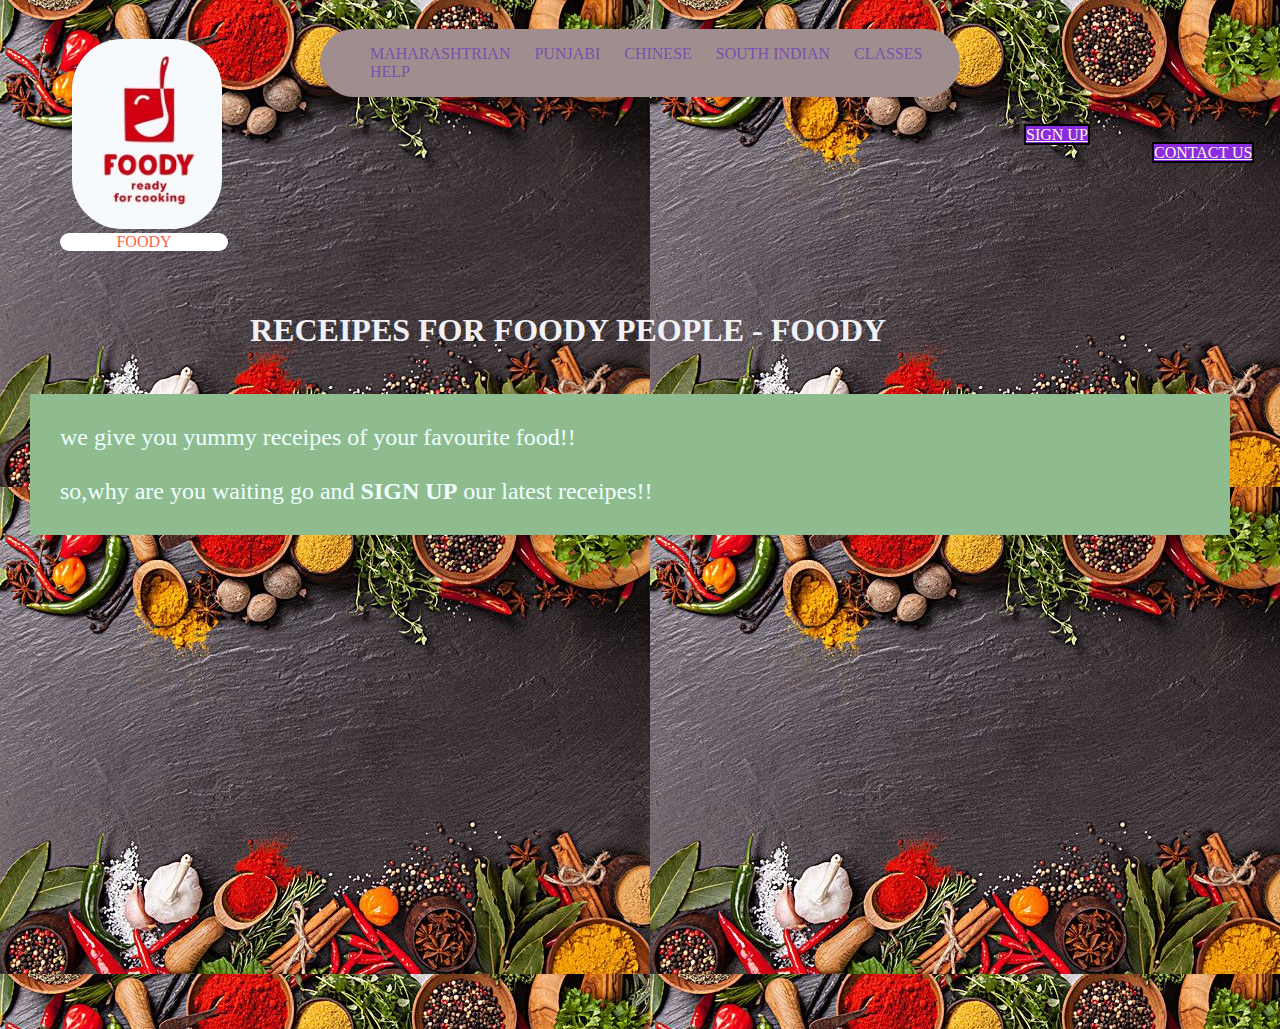
<file: index.html>
<!DOCTYPE html>
<html lang="en">
<head>
    <meta charset="UTF-8">
    <meta http-equiv="X-UA-Compatible" content="IE=edge">
    <meta name="viewport" content="width=device-width, initial-scale=1.0">
    <title>FOODY</title>
<link rel="stylesheet" href="css/index.css">

<style>
    body{
    color:azure;
    margin:0px;
    padding:0px;
    background: url('img/b1.jpg');
    height:1000px;

}
</style>
</head>
<body>
    <header class="header">
        <!-- for logo -->
        <div class="left">
         <img src="img/logo.jpg" alt="">
         <div>FOODY</div>
        </div>
        <!-- for navigation bar -->
        <div class="mid">
            <ul class="navbar">
                 <li><a href="maharashtrian.html">MAHARASHTRIAN</a></li>
                <li><a href="punjabi.html">PUNJABI</a></li>
                <li><a href="chinese.html">CHINESE</a></li>
                <li><a href="south indian.html">SOUTH INDIAN</a></li>
                <li><a href="class.html">CLASSES</a></li>
                <li><a href="help.html">HELP</a></li>
               
            </ul>
        </div>
       <!-- for some buttons -->
        <div class="right">
        <a href="signup.html">SIGN UP</a>
        </div>
        <div class="r">
        <a href="contact.html">CONTACT US</a>
        </div>

        <div class="text-box">
         <h1>RECEIPES FOR FOODY PEOPLE - FOODY </h1>
        <p>we give you yummy receipes of your favourite food!!<br>
        <br>
        so,why are you waiting go and <strong>SIGN UP</strong> our latest receipes!!
        </p>
           
         
        </div>
    </header>
</body>
</html>
</file>
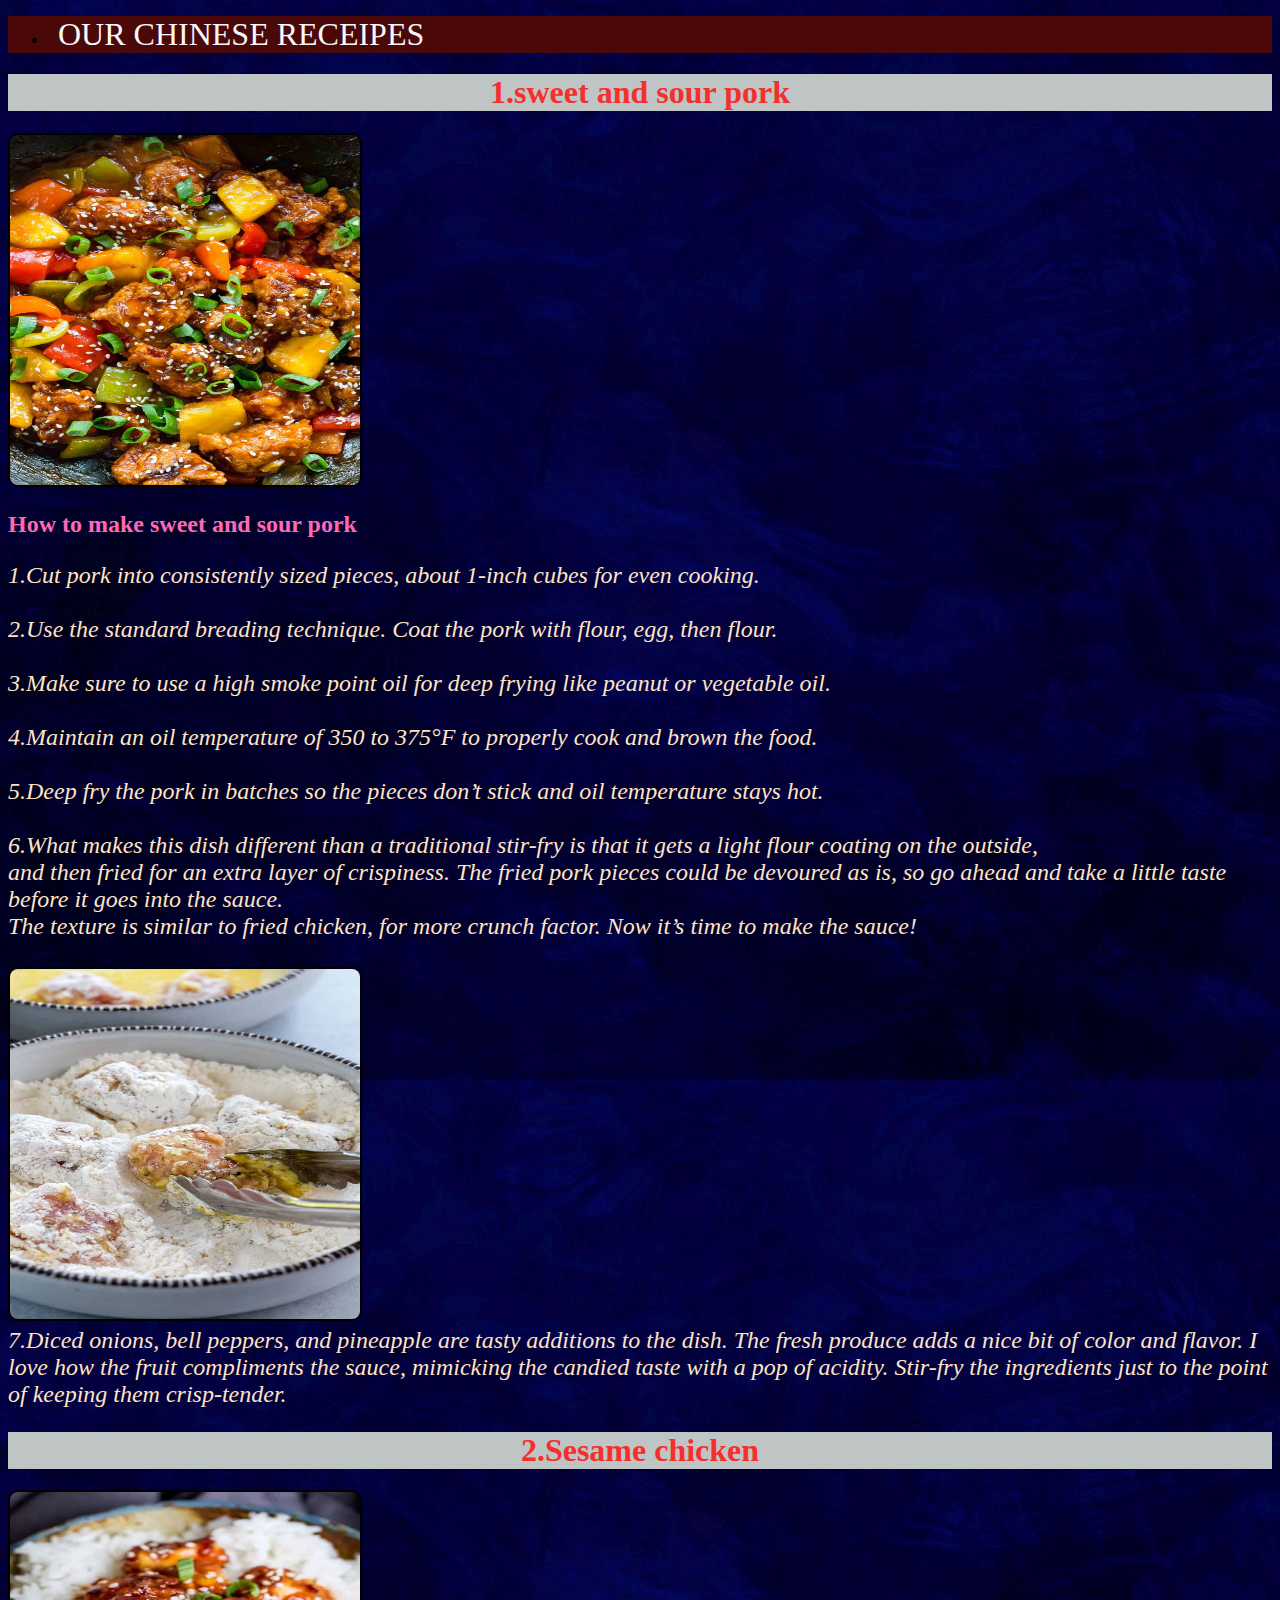
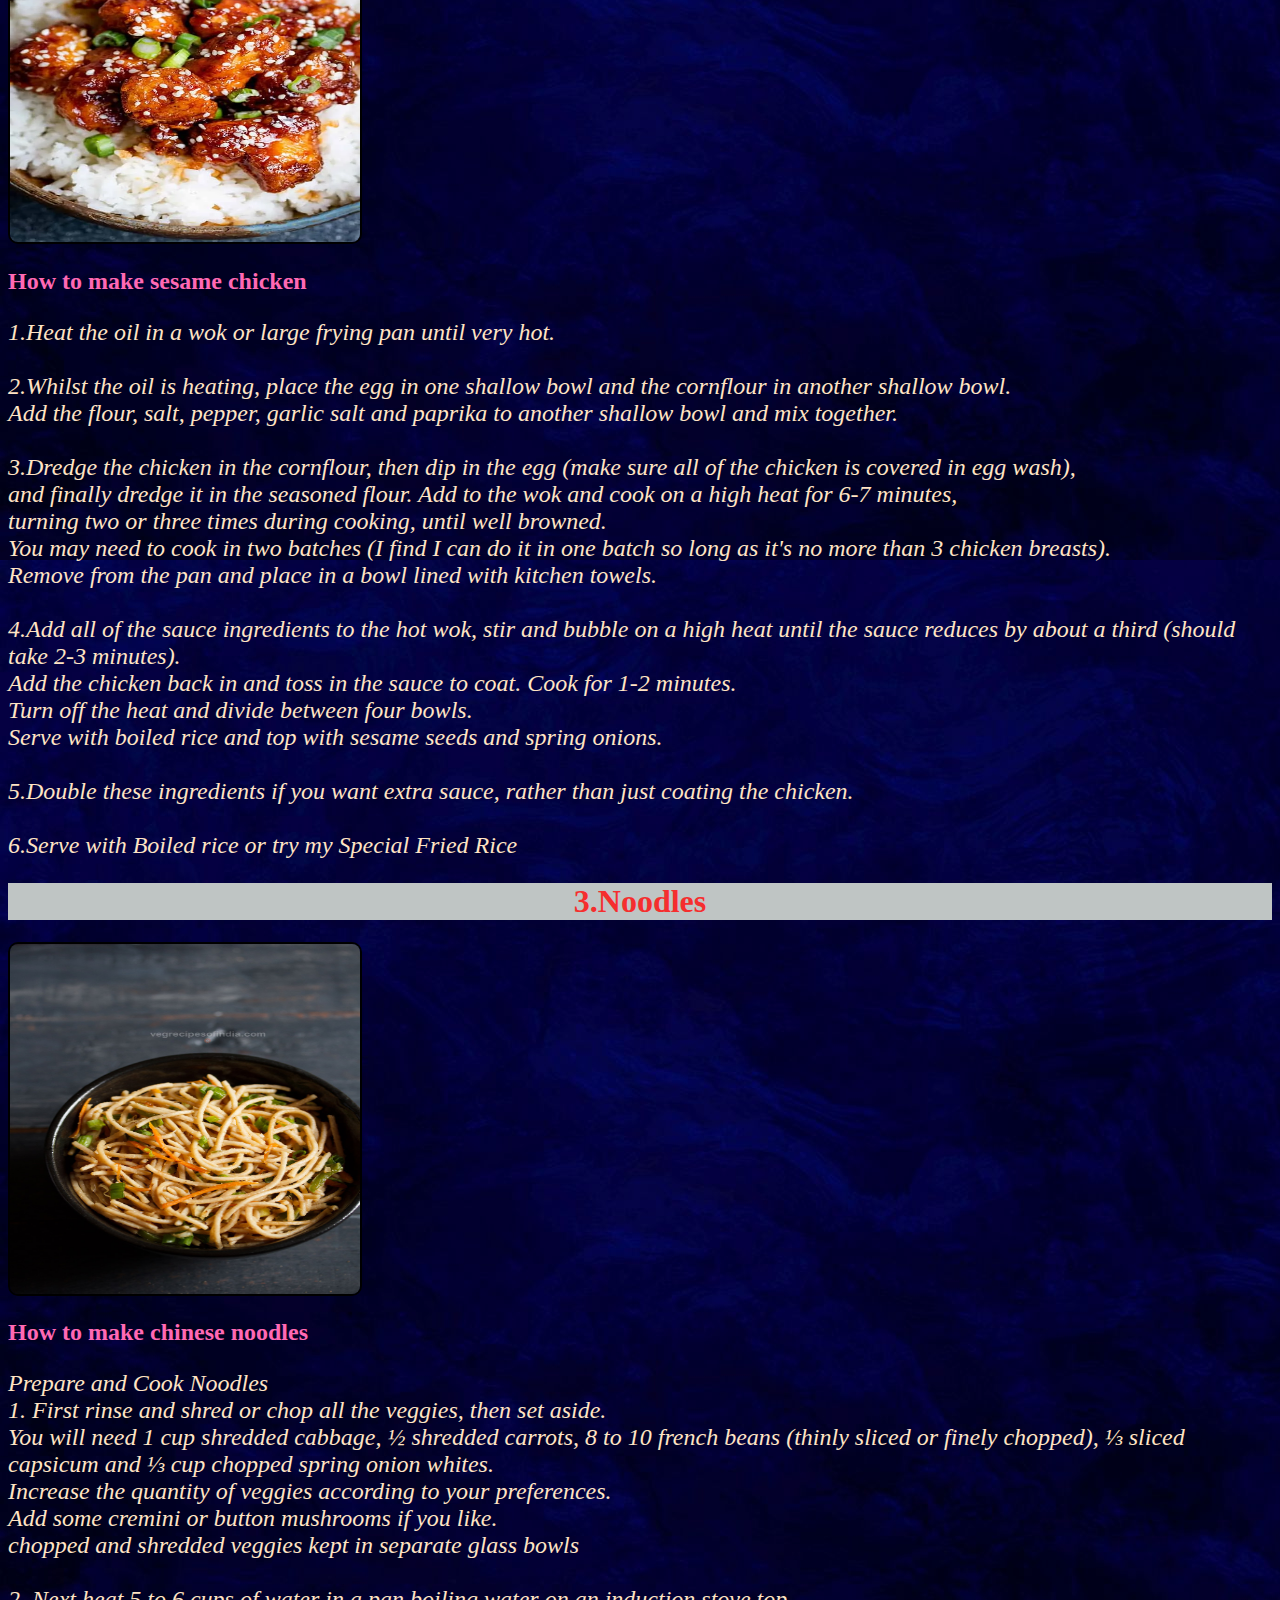
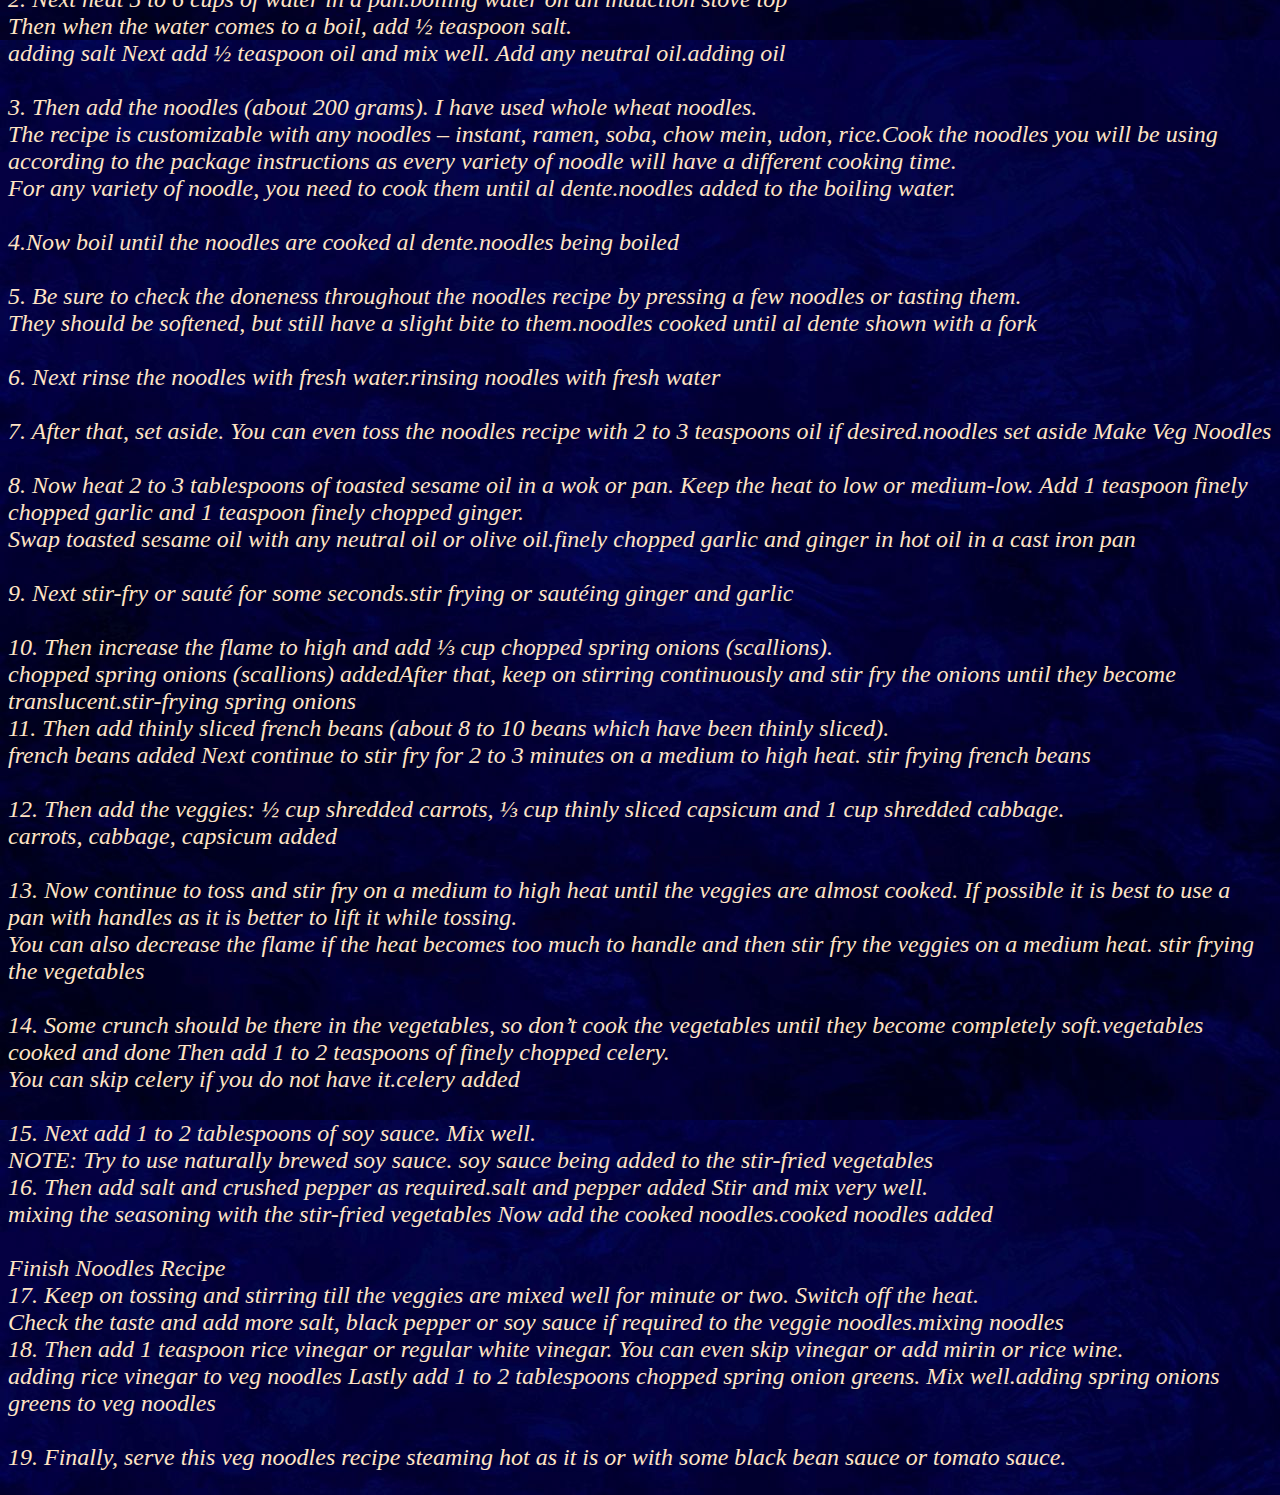
<file: chinese.html>
<!DOCTYPE html>
<html lang="en">
<head>
    <meta charset="UTF-8">
    <meta http-equiv="X-UA-Compatible" content="IE=edge">
    <meta name="viewport" content="width=device-width, initial-scale=1.0">
    <title>CHINESE</title>
    <style>
        body{
            background: url('img/c.jpg');
        }
        .A img{
            width:350px;
            height:350px;
            border: 2px solid black;
            border-radius: 10px;
        }
        
        .A h1{
            display:block;
            color: rgb(245, 46, 46);
            background-color: rgb(191, 197, 196); 
           text-align: center;
        }
        .A h1:hover{
            background-color: rgb(63, 59, 61);
            border-radius: 50px;
        }
        .A h2{
            color:hotpink;
        }
        .A p{
            font-size: x-large;
            font-style: italic;
            color:bisque;
        }
        .N{
            
             background-color: rgb(75, 8, 8); 
          }
       .navbar li a{
        color:rgb(250, 248, 252);
        text-decoration: none;
        padding:10px 10px;
        font-size:xx-large;
        font-family: fantasy;
       }
    .navbar:hover{
     background-color: darkkhaki;
     border-radius: 50px;
    }

    </style>
</head>
<body>
    <head class="chinese">
    <div class="N">
        <ul class="navbar">
           <li><a href="#">OUR CHINESE RECEIPES</a></li>
       </ul>
    </div>
     <div class="A">
         <h1>1.sweet and sour pork</h1>
         <img src="img/chi1.jpg" alt="">
         <h2>How to make sweet and sour pork</h2>
         <p>
            1.Cut pork into consistently sized pieces, about 1-inch cubes for even cooking.<br> 
            <br> 
            2.Use the standard breading technique. Coat the pork with flour, egg, then flour.<br> 
            <br> 
            3.Make sure to use a high smoke point oil for deep frying like peanut or vegetable oil.<br> 
            <br> 
            4.Maintain an oil temperature of 350 to 375°F to properly cook and brown the food.<br> 
            <br> 
            5.Deep fry the pork in batches so the pieces don’t stick and oil temperature stays hot.<br> 
            <br> 
            6.What makes this dish different than a traditional stir-fry is that it gets a light flour coating on the outside,<br> and then fried for an extra layer of crispiness. The fried pork pieces could be devoured as is, so go ahead and take a little taste before it goes into the sauce. <br> The texture is similar to fried chicken, for more crunch factor. Now it’s time to make the sauce!<br> 
            <br> 
            <img src="img/coat.jpg" alt="">
            <br>
            7.Diced onions, bell peppers, and pineapple are tasty additions to the dish. The fresh produce adds a nice bit of color and flavor. I love how the fruit compliments the sauce, mimicking the candied taste with a pop of acidity. Stir-fry the ingredients just to the point of keeping them crisp-tender.
         </p>

         <h1>2.Sesame chicken</h1>
         <img src="img/ses.webp" alt="">
         <h2>How to make sesame chicken</h2>
         <p>
            1.Heat the oil in a wok or large frying pan until very hot.<br>
             <br> 
            2.Whilst the oil is heating, place the egg in one shallow bowl and the cornflour in another shallow bowl.<br>  Add the flour, salt, pepper, garlic salt and paprika to another shallow bowl and mix together.<br> 
            <br> 
            3.Dredge the chicken in the cornflour, then dip in the egg (make sure all of the chicken is covered in egg wash), <br> and finally dredge it in the seasoned flour. Add to the wok and cook on a high heat for 6-7 minutes, <br> turning two or three times during cooking, until well browned.<br>  You may need to cook in two batches (I find I can do it in one batch so long as it's no more than 3 chicken breasts).<br>  Remove from the pan and place in a bowl lined with kitchen towels.<br> 
             <br>  
            4.Add all of the sauce ingredients to the hot wok, stir and bubble on a high heat until the sauce reduces by about a third (should take 2-3 minutes). <br> Add the chicken back in and toss in the sauce to coat. Cook for 1-2 minutes.<br> 
            Turn off the heat and divide between four bowls. <br> Serve with boiled rice and top with sesame seeds and spring onions.<br> 
             <br> 
            5.Double these ingredients if you want extra sauce, rather than just coating the chicken.<br> 
            <br> 
            6.Serve with Boiled rice or try my Special Fried Rice<br> 
         </p>

            
         <h1>3.Noodles</h1>
         <img src="img/noo.jpg" alt="">
         <h2>How to make chinese noodles</h2>
         <p>
            Prepare and Cook Noodles
            <br> 
            1. First rinse and shred or chop all the veggies, then set aside. <br> You will need 1 cup shredded cabbage, ½ shredded carrots, 8 to 10 french beans (thinly sliced or finely chopped), ⅓ sliced capsicum and ⅓ cup chopped spring onion whites.<br> 
            Increase the quantity of veggies according to your preferences.<br>  Add some cremini or button mushrooms if you like.<br> 
            chopped and shredded veggies kept in separate glass bowls<br> 
            <br> 
            2. Next heat 5 to 6 cups of water in a pan.boiling water on an induction stove top<br> Then when the water comes to a boil, add ½ teaspoon salt.<br>adding salt  Next add ½ teaspoon oil and mix well. Add any neutral oil.adding oil<br>
            <br>
            3. Then add the noodles (about 200 grams). I have used whole wheat noodles. <br> The recipe is customizable with any noodles – instant, ramen, soba, chow mein, udon, rice.Cook the noodles you will be using according to the package instructions as every variety of noodle will have a different cooking time.<br> For any variety of noodle, you need to cook them until al dente.noodles added to the boiling water.<br> 
            <br> 
            4.Now boil until the noodles are cooked al dente.noodles being boiled<br> 
           <br> 
            5. Be sure to check the doneness throughout the noodles recipe by pressing a few noodles or tasting them. <br> They should be softened, but still have a slight bite to them.noodles cooked until al dente shown with a fork<br> 
            <br> 
            6. Next rinse the noodles with fresh water.rinsing noodles with fresh water<br> 
            <br> 
            7. After that, set aside. You can even toss the noodles recipe with 2 to 3 teaspoons oil if desired.noodles set aside
            
            Make Veg Noodles<br> 
           <br> 
            8. Now heat 2 to 3 tablespoons of toasted sesame oil in a wok or pan. Keep the heat to low or medium-low. Add 1 teaspoon finely chopped garlic and 1 teaspoon finely chopped ginger. <br> Swap toasted sesame oil with any neutral oil or olive oil.finely chopped garlic and ginger in hot oil in a cast iron pan<br> 
            <br> 
            9. Next stir-fry or sauté for some seconds.stir frying or sautéing ginger and garlic<br> 
            <br> 
            10. Then increase the flame to high and add ⅓ cup chopped spring onions (scallions).<br> chopped spring onions (scallions) addedAfter that, keep on stirring continuously and stir fry the onions until they become translucent.stir-frying spring onions
            <br> 
            11. Then add thinly sliced french beans (about 8 to 10 beans which have been thinly sliced).<br> french beans added Next continue to stir fry for 2 to 3 minutes on a medium to high heat. stir frying french beans<br> 
           <br> 
            12. Then add the veggies: ½ cup shredded carrots, ⅓ cup thinly sliced capsicum and 1 cup shredded cabbage.<br> carrots, cabbage, capsicum added<br> 
            <br> 
            13. Now continue to toss and stir fry on a medium to high heat until the veggies are almost cooked. If possible it is best to use a pan with handles as it is better to lift it while tossing.  <br> You can also decrease the flame if the heat becomes too much to handle and then stir fry the veggies on a medium heat. stir frying the vegetables<br> 
            <br> 
            14. Some crunch should be there in the vegetables, so don’t cook the vegetables until they become completely soft.vegetables cooked and done Then add 1 to 2 teaspoons of finely chopped celery. <br> You can skip celery if you do not have it.celery added<br> 
            <br> 
            15. Next add 1 to 2 tablespoons of soy sauce. Mix well.<br> 
            NOTE: Try to use naturally brewed soy sauce.
            soy sauce being added to the stir-fried vegetables
            <br> 
            16. Then add salt and crushed pepper as required.salt and pepper added Stir and mix very well.<br> mixing the seasoning with the stir-fried vegetables Now add the cooked noodles.cooked noodles added<br> 
            <br> 
            Finish Noodles Recipe
            <br> 
            17. Keep on tossing and stirring till the veggies are mixed well for minute or two. Switch off the heat.<br>  Check the taste and add more salt, black pepper or soy sauce if required to the veggie noodles.mixing noodles<br> 
            
            18. Then add 1 teaspoon rice vinegar or regular white vinegar. You can even skip vinegar or add mirin or rice wine.<br> adding rice vinegar to veg noodles Lastly add 1 to 2 tablespoons chopped spring onion greens. Mix well.adding spring onions greens to veg noodles<br> 
            <br> 
            19. Finally, serve this veg noodles recipe steaming hot as it is or with some black bean sauce or tomato sauce.<br> 



         </p>

</div>

     </div>
    </head>
</body>
</html>
</file>
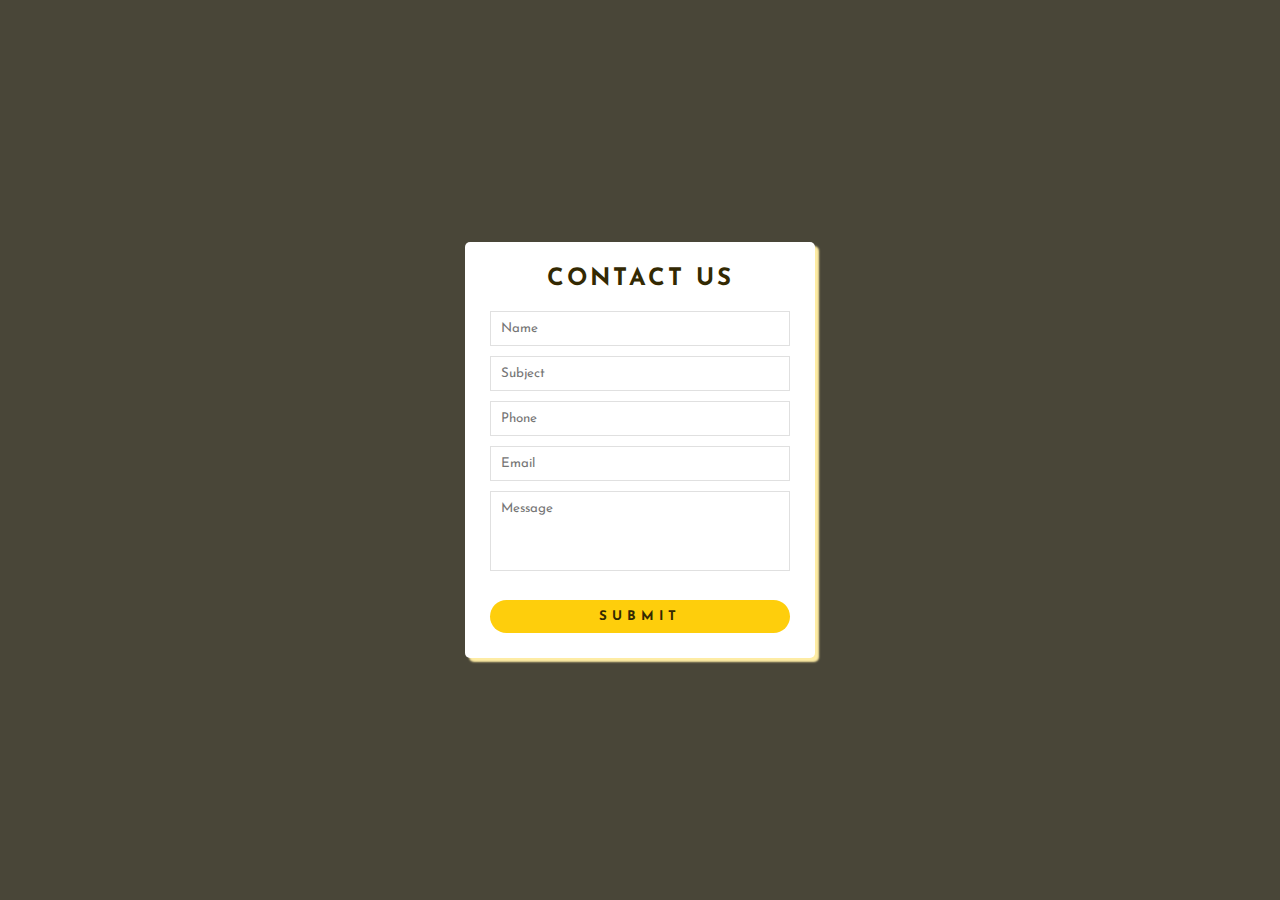
<file: contact.html>
<!DOCTYPE html>
<html lang="en">
<head>
    <meta charset="UTF-8">
    <title>Contact us form validation Using Javascript</title>
    <link rel="stylesheet" href="css/contact.css">
    <script src="js/contact.js"></script>
</head>
<body>

<div class="wrapper">
   <h2>contact us</h2>
   <div id="error_message"></div>

  

   <form id="myform" onsubmit="return validation()">
      <div class="input_field">
         <input type="text" placeholder="Name" id="name">
      </div>
     <div class="input_field">
         <input type="text" placeholder="Subject" id="subject">
      </div>
     <div class="input_field">
         <input type="text" placeholder="Phone" id="phone">
      </div>
     <div class="input_field">
         <input type="text" placeholder="Email" id="email">
      </div>
      <div class="input_field">
        <textarea id="message" placeholder="Message"></textarea>
      </div>
      <div class="btn">
         <input type="submit">
      </div>




    </form>

</div>

</body>
</html>
</file>
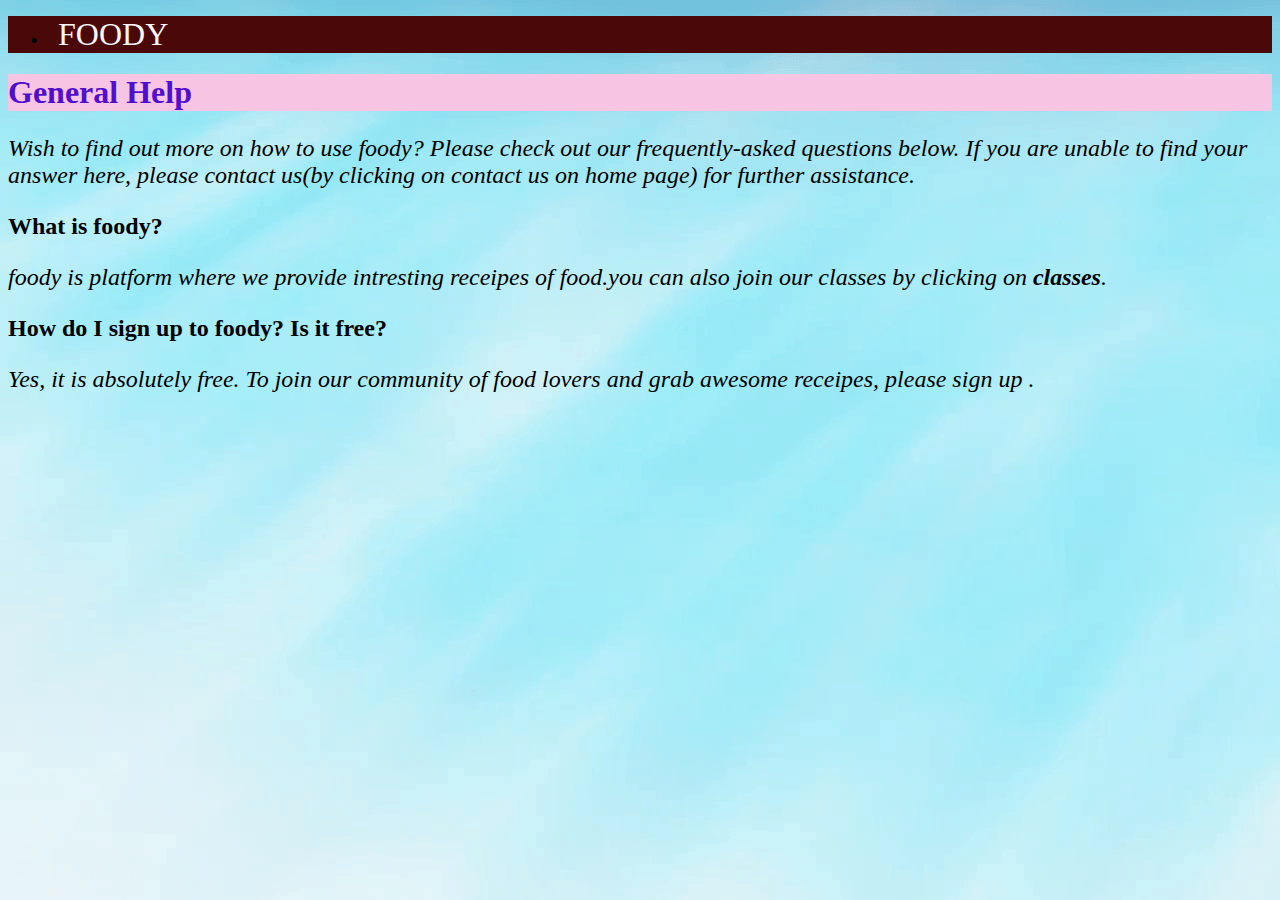
<file: help.html>
<!DOCTYPE html>
<html lang="en">
<head>
    <meta charset="UTF-8">
    <meta http-equiv="X-UA-Compatible" content="IE=edge">
    <meta name="viewport" content="width=device-width, initial-scale=1.0">
    <title>HELP</title>
    <style>
     body{
            background: url('img/page1.png');
        }
        .A h1{
            display:block;
            color: rgb(81, 14, 206);
            background-color: rgb(248, 196, 227); 
        }
        .A h1:hover{
            background-color: rgb(255, 252, 79);
        }
        .A p{
            font-size: x-large;
            font-style: italic;
        }
        .N{
            
             background-color: rgb(75, 8, 8); 
          }
       .navbar li a{
        color:rgb(250, 248, 252);
        text-decoration: none;
        padding:10px 10px;
        font-size:xx-large;
        font-family: fantasy;
       }
    

    </style>
</head>
<body>
    <head class="help">
    <div class="N">
        <ul class="navbar">
           <li><a href="#">FOODY</a></li>
       </ul>
    </div>
     <div class="A">
         <h1>General Help</h1>
         <p>
            Wish to find out more on how to use foody? Please check out our frequently-asked questions below. If you are unable to find your answer here, please contact us(by clicking on contact us on home page) for further assistance.
        </p>
            <h2>What is foody?</h2>
        <p>foody is platform where we provide intresting receipes of food.you can also join our classes by clicking on <strong>classes</strong>.</p>

           <h2>How do I sign up to foody? Is it free?</h2>
         <p>Yes, it is absolutely free. To join our community of food lovers and grab awesome receipes, please sign up .</p>
        
</div>

     </div>
    </head>
</body>
</html>
</file>
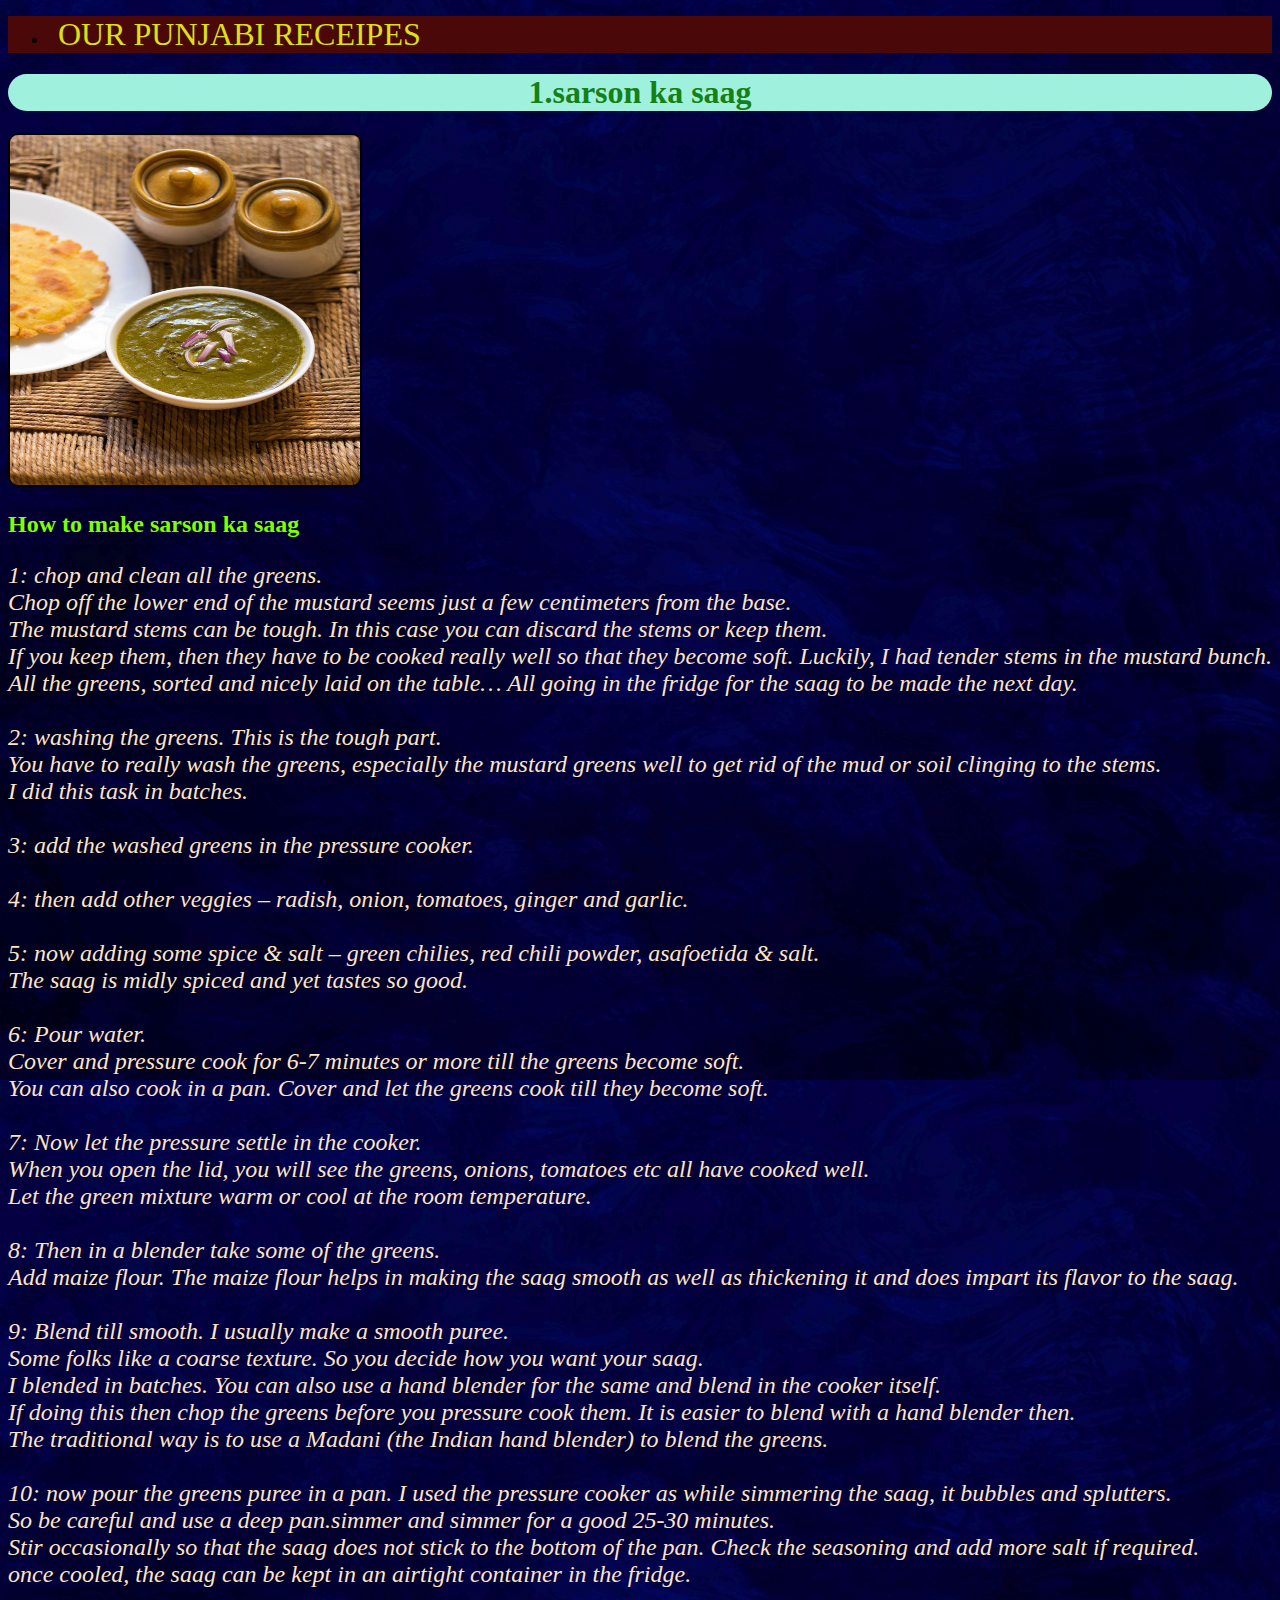
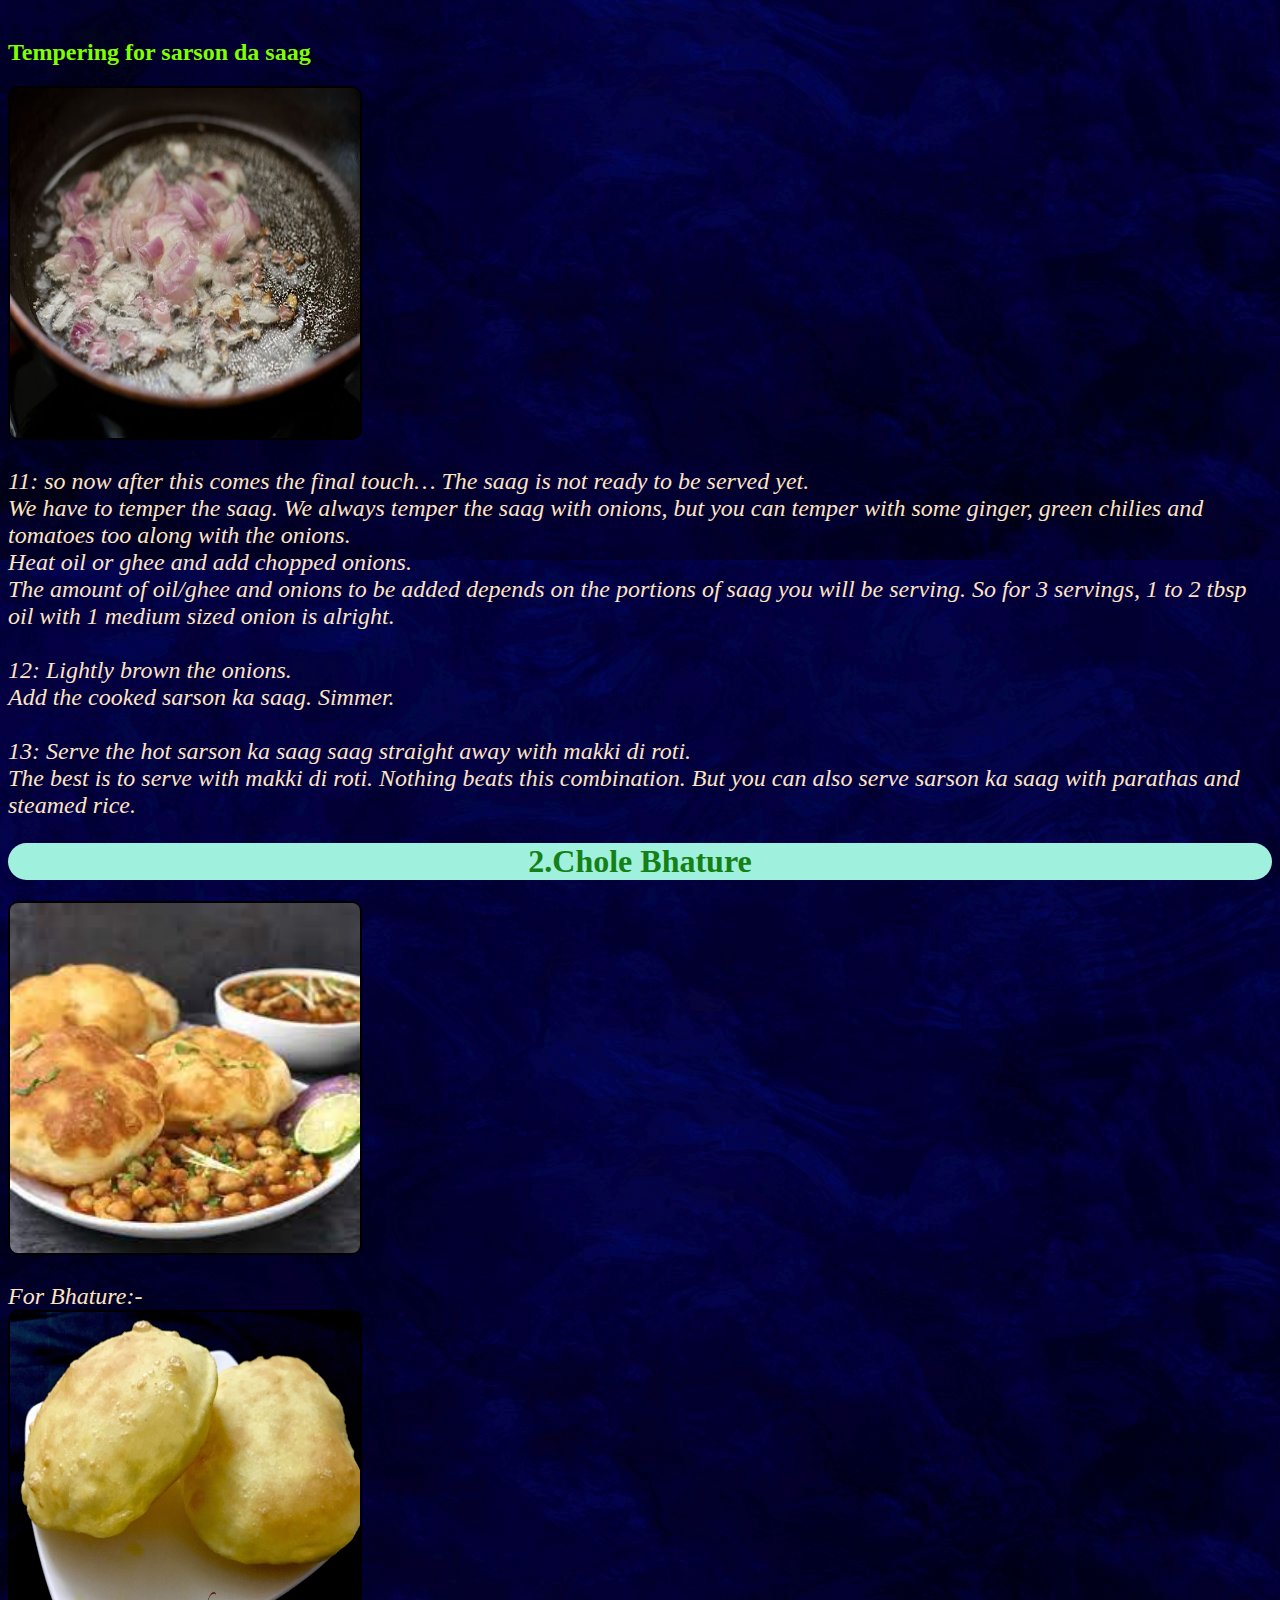
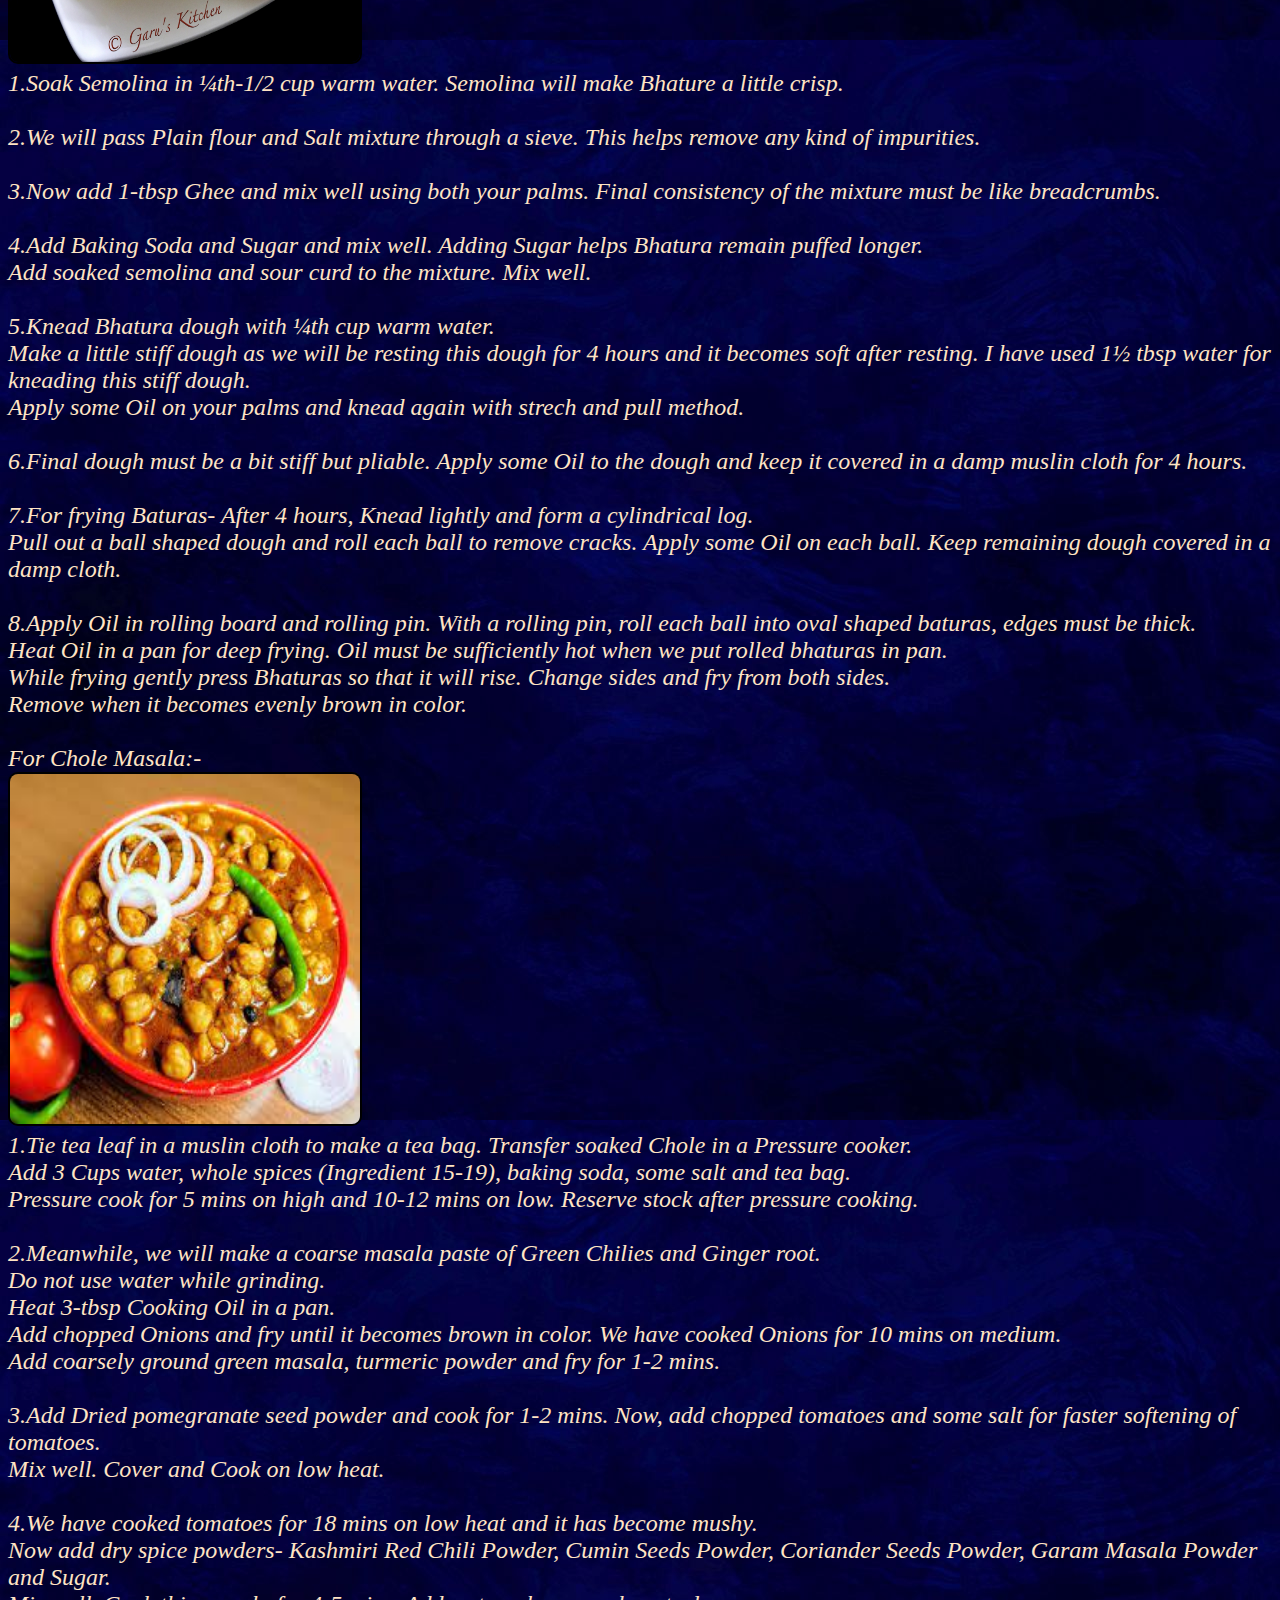
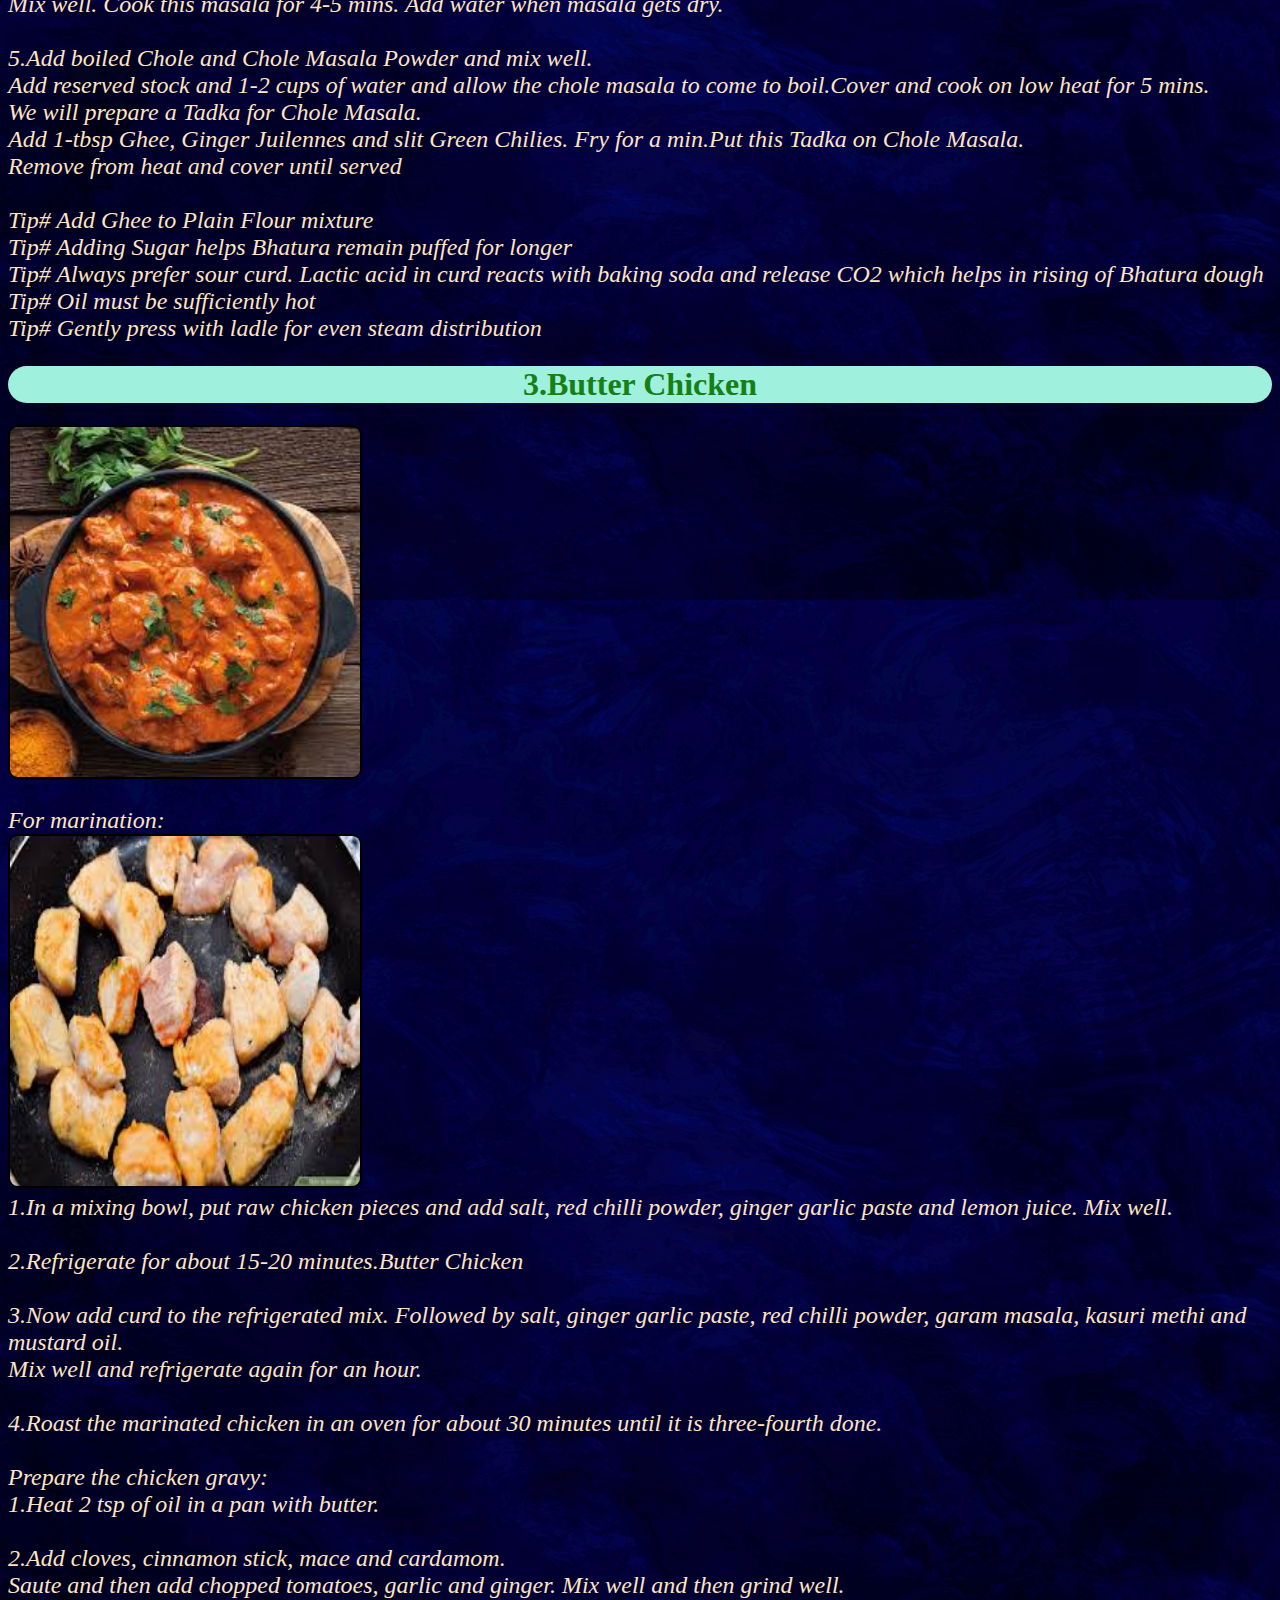
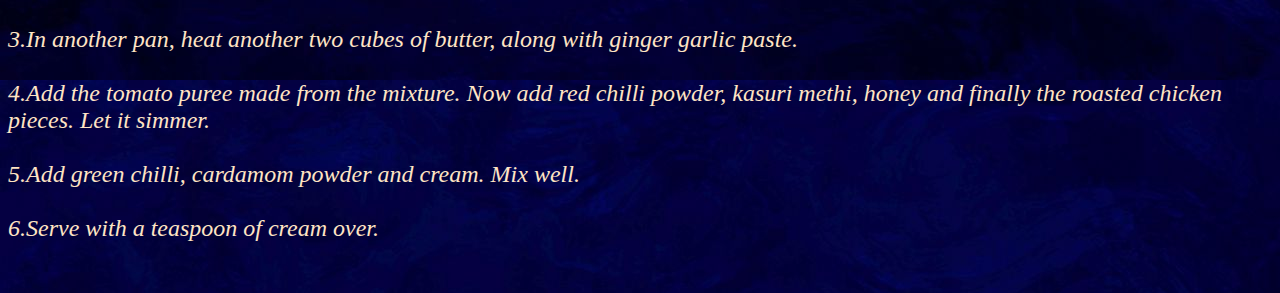
<file: punjabi.html>
<!DOCTYPE html>
<html lang="en">
<head>
    <meta charset="UTF-8">
    <meta http-equiv="X-UA-Compatible" content="IE=edge">
    <meta name="viewport" content="width=device-width, initial-scale=1.0">
    <title>PUNJABI</title>
    <style>
        body{
            background: url('img/c.jpg');
        }
        .A img{
            width:350px;
            height:350px;
            border: 2px solid black;
            border-radius: 10px;
        }
        
        .A h1{
            display:block;
            color: rgb(21, 128, 21);
            background-color: rgb(159, 241, 221); 
            border-radius: 50px;
            text-align: center;
        }
        .A h1:hover{
            background-color: hotpink;

        }
        .A p{
            font-size: x-large;
            font-style: italic;
            color:bisque;
        }
        .A h2{
            color:chartreuse;
        }
        .N{
            
             background-color: rgb(75, 8, 8); 
          }
       .navbar li a{
        color:rgb(221, 224, 20);
        text-decoration: none;
        padding:10px 10px;
        font-size:xx-large;
        font-family: fantasy;
       }
      .navbar:hover{
          background-color: cornsilk;
          border-radius: 20px;
      }

    </style>
</head>
<body>
    <head class="punjabi">
    <div class="N">
        <ul class="navbar">
           <li><a href="#">OUR PUNJABI RECEIPES</a></li>
       </ul>
    </div>
     <div class="A">
         <h1>1.sarson ka saag</h1>
    <img src="img/p1.jpg" alt="">
      <h2>How to make sarson ka saag</h2>
    <p> 1: chop and clean all the greens.<br> Chop off the lower end of the mustard seems just a few centimeters from the base.<br> The mustard stems can be tough. In this case you can discard the stems or keep them.<br> If you keep them, then they have to be cooked really well so that they become soft. Luckily, I had tender stems in the mustard bunch.<br>All the greens, sorted and nicely laid on the table… All going in the fridge for the saag to be made the next day.<br>
        <br>
     2: washing the greens. This is the tough part.<br> You have to really wash the greens, especially the mustard greens well to get rid of the mud or soil clinging to the stems. <br>I did this task in batches. <br> 
     <br>  
     3: add the washed greens in the pressure cooker.<br>
     <br>
     4: then add other veggies – radish, onion, tomatoes, ginger and garlic.<br>
     <br>
     5: now adding some spice & salt – green chilies, red chili powder, asafoetida & salt. <br>The saag is midly spiced and yet tastes so good.<br>
     <br>
     6: Pour water.<br>Cover and pressure cook for 6-7 minutes or more till the greens become soft.<br>You can also cook in a pan. Cover and let the greens cook till they become soft.<br>
     <br>
     7: Now let the pressure settle in the cooker. <br>When you open the lid, you will see the greens, onions, tomatoes etc all have cooked well.<br> Let the green mixture warm or cool at the room temperature.<br>
     <br>
     8: Then in a blender take some of the greens.<br>Add maize flour. The maize flour helps in making the saag smooth as well as thickening it and does impart its flavor to the saag.<br>
     <br>
     9: Blend till smooth. I usually make a smooth puree. <br>Some folks like a coarse texture. So you decide how you want your saag. <br>I blended in batches. You can also use a hand blender for the same and blend in the cooker itself.<br> If doing this then chop the greens before you pressure cook them. It is easier to blend with a hand blender then.<br> The traditional way is to use a Madani (the Indian hand blender) to blend the greens.<br>
     <br>
     10:  now pour the greens puree in a pan. I used the pressure cooker as while simmering the saag, it bubbles and splutters.<br> So be careful and use a deep pan.simmer and simmer for a good 25-30 minutes.<br> Stir occasionally so that the saag does not stick to the bottom of the pan. Check the seasoning and add more salt if required. <br>once cooled, the saag can be kept in an airtight container in the fridge.<br>
     <br>
    <h2>Tempering for sarson da saag</h2>
    <img src="img/stemp.jpg" alt="">
    <p>11: so now after this comes the final touch… The saag is not ready to be served yet.<br> We have to temper the saag. We always temper the saag with onions, but you can temper with some ginger, green chilies and tomatoes too along with the onions. <br>Heat oil or ghee and add chopped onions. <br>The amount of oil/ghee and onions to be added depends on the portions of saag you will be serving. So for 3 servings, 1 to 2 tbsp oil with 1 medium sized onion is alright.<br>
        <br>
    12: Lightly brown the onions.<br>Add the cooked sarson ka saag. Simmer.<br>
    <br>
    13:  Serve the hot sarson ka saag saag straight away with makki di roti. <br>The best is to serve with makki di roti. Nothing beats this combination. But you can also serve sarson ka saag with parathas and steamed rice.<br>
    </p>


    <h1>2.Chole Bhature</h1>
    <img src="img/chole.jpg" alt="">
    <p>
        For Bhature:-<br>
        <img src="img/bhature.jpg" alt="">
        <br>
  1.Soak Semolina in ¼th-1/2 cup warm water. Semolina will make Bhature a little crisp.<br>
  <br>
 2.We will pass Plain flour and Salt mixture through a sieve. This helps remove any kind of impurities.<br>
<br>
3.Now add 1-tbsp Ghee and mix well using both your palms. Final consistency of the mixture must be like breadcrumbs.<br>
<br>
4.Add Baking Soda and Sugar and mix well. Adding Sugar helps Bhatura remain puffed longer. <br>Add soaked semolina and sour curd to the mixture. Mix well.<br>
<br>
5.Knead Bhatura dough with ¼th cup warm water. <br>Make a little stiff dough as we will be resting this dough for 4 hours and it becomes soft after resting. I have used 1½ tbsp water for kneading this stiff dough.<br> Apply some Oil on your palms and knead again with strech and pull method.<br>
<br>
6.Final dough must be a bit stiff but pliable. Apply some Oil to the dough and keep it covered in a damp muslin cloth for 4 hours.<br>
<br>
7.For frying Baturas- After 4 hours, Knead lightly and form a cylindrical log.<br> Pull out a ball shaped dough and roll each ball to remove cracks. Apply some Oil on each ball. Keep remaining dough covered in a damp cloth.<br>
<br>
8.Apply Oil in rolling board and rolling pin. With a rolling pin, roll each ball into oval shaped baturas, edges must be thick.<br>
Heat Oil in a pan for deep frying. Oil must be sufficiently hot when we put rolled bhaturas in pan. <br>While frying gently press Bhaturas so that it will rise. Change sides and fry from both sides.<br> Remove when it becomes evenly brown in color.<br>
<br>
For Chole Masala:-<br>
<img src="img/cholee.jpg" alt="">
<br>
1.Tie tea leaf in a muslin cloth to make a tea bag. Transfer soaked Chole in a Pressure cooker.<br> Add 3 Cups water, whole spices (Ingredient 15-19), baking soda, some salt and tea bag. <br>Pressure cook for 5 mins on high and 10-12 mins on low. Reserve stock after pressure cooking.<br>
<br>
2.Meanwhile, we will make a coarse masala paste of Green Chilies and Ginger root.<br> Do not use water while grinding.<br>
Heat 3-tbsp Cooking Oil in a pan. <br>Add chopped Onions and fry until it becomes brown in color. We have cooked Onions for 10 mins on medium.<br> Add coarsely ground green masala, turmeric powder and fry for 1-2 mins.<br>
<br>
3.Add Dried pomegranate seed powder and cook for 1-2 mins. Now, add chopped tomatoes and some salt for faster softening of tomatoes. <br>Mix well. Cover and Cook on low heat.<br>
<br>
4.We have cooked tomatoes for 18 mins on low heat and it has become mushy. <br>Now add dry spice powders- Kashmiri Red Chili Powder, Cumin Seeds Powder, Coriander Seeds Powder, Garam Masala Powder and Sugar.<br> Mix well. Cook this masala for 4-5 mins. Add water when masala gets dry.<br>
<br>
5.Add boiled Chole and Chole Masala Powder and mix well.<br> Add reserved stock and 1-2 cups of water and allow the chole masala to come to boil.Cover and cook on low heat for 5 mins.<br>
We will prepare a Tadka for Chole Masala.<br> Add 1-tbsp Ghee, Ginger Juilennes and slit Green Chilies. Fry for a min.Put this Tadka on Chole Masala. <br>Remove from heat and cover until served<br>

<br>
Tip# Add Ghee to Plain Flour mixture<br>
Tip# Adding Sugar helps Bhatura remain puffed for longer<br>
Tip# Always prefer sour curd. Lactic acid in curd reacts with baking soda and release CO2 which helps in rising of Bhatura dough<br>
Tip# Oil must be sufficiently hot<br>
Tip# Gently press with ladle for even steam distribution<br>
</p>
<h1>3.Butter Chicken</h1>
<img src="img/butter.jpg" alt="">
<p>
    For marination:<br>
    <img src="img/chick.jpg" alt="">
    <br>
    1.In a mixing bowl, put raw chicken pieces and add salt, red chilli powder, ginger garlic paste and lemon juice. Mix well.<br>
    <br>
    2.Refrigerate for about 15-20 minutes.Butter Chicken<br>
    <br>
    3.Now add curd to the refrigerated mix. Followed by salt, ginger garlic paste, red chilli powder, garam masala, kasuri methi and mustard oil. <br>Mix well and refrigerate again for an hour.<br>
    <br>
    4.Roast the marinated chicken in an oven for about 30 minutes until it is three-fourth done.<br>
    <br>
    Prepare the chicken gravy:
    <br>
    1.Heat 2 tsp of oil in a pan with butter.<br>
    <br>
    2.Add cloves, cinnamon stick, mace and cardamom. <br>Saute and then add chopped tomatoes, garlic and ginger. Mix well and then grind well.<br>
    <br>
    3.In another pan, heat another two cubes of butter, along with ginger garlic paste.<br>
    <br>
    4.Add the tomato puree made from the mixture. Now add red chilli powder, kasuri methi, honey and finally the roasted chicken pieces. Let it simmer.<br>
    <br>
    5.Add green chilli, cardamom powder and cream. Mix well.<br>
    <br>
    6.Serve with a teaspoon of cream over.<br>
    <br>

</p>

</div>

     </div>
    </head>
</body>
</html>
</file>
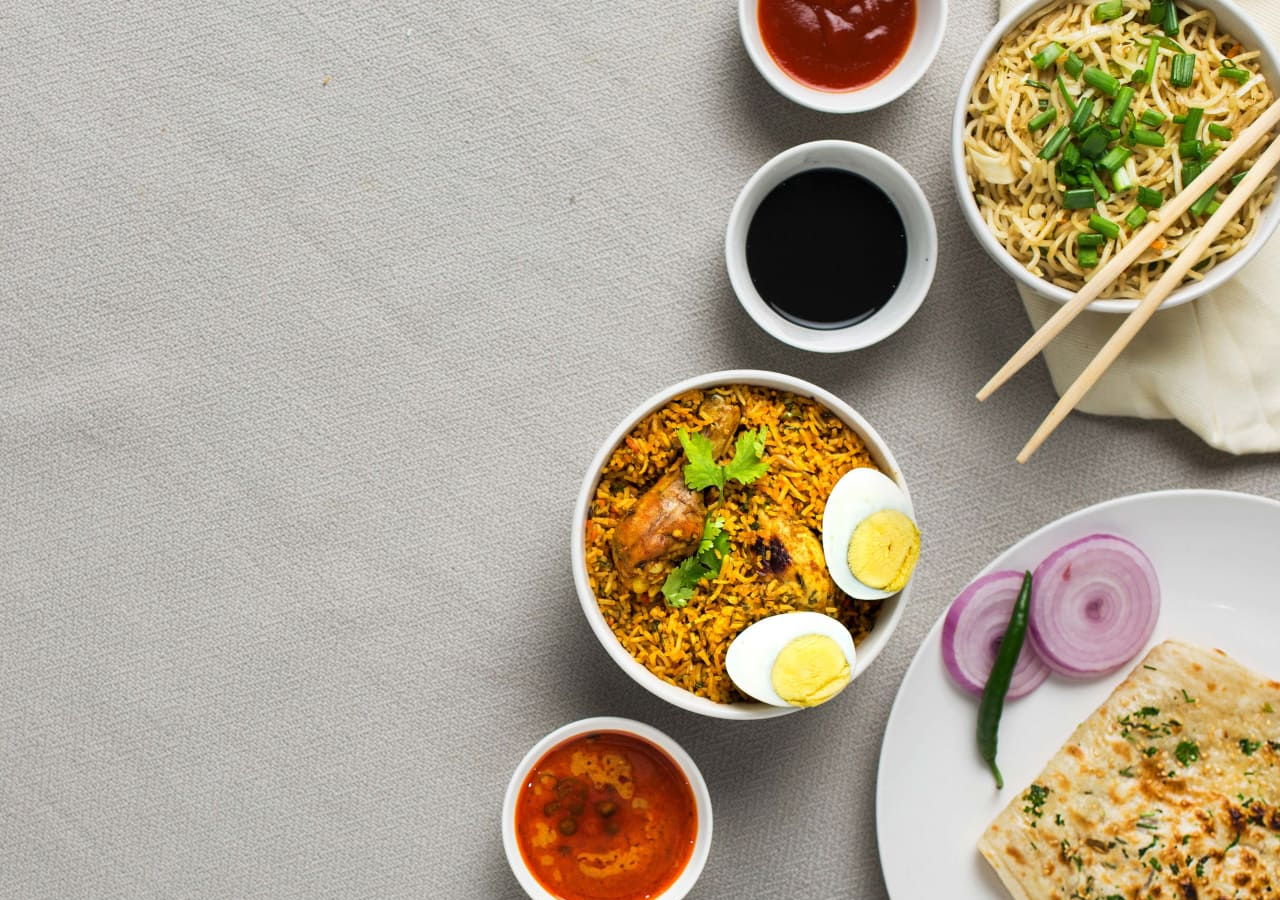
<file: swiggy.html>
<!DOCTYPE html>
<html lang="en">
<head>
    <meta charset="UTF-8">
    <meta http-equiv="X-UA-Compatible" content="IE=edge">
    <meta name="viewport" content="width=device-width, initial-scale=1.0">
    <title>Order food online from india's best delievery service</title>
   <style>
   body{
    
    background: url('img/swiggy.jpg');
   
}

</style>

</head>
<body>
    
</body>
</html>
</file>
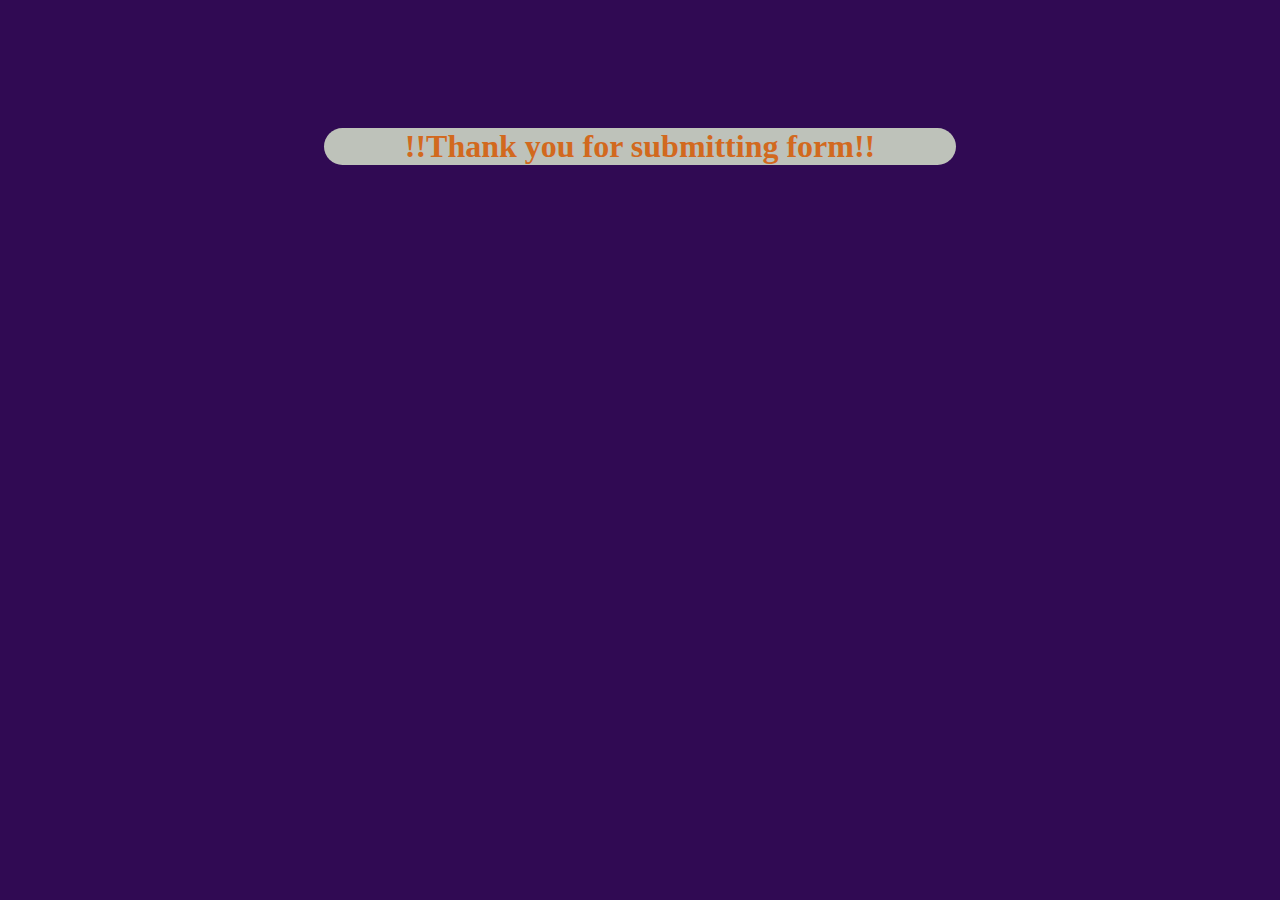
<file: thank.html>
<html>
    <style>
        body{
            color:chocolate;
            text-align: center;
            margin-top: 10%;
            background-color: rgb(48, 10, 83);
        }
        h1{
            background-color: rgb(190, 194, 186);
            width:50%;
            margin-left: 25%;
            border-radius: 50px;
        }
    </style>
<body>
<h1>!!Thank you for submitting form!!</h1>

</body>
</html>
</file>
<file: css/index.css>
.left{
    display:inline-block;
    position:absolute;
    left:60px;
}

.left img{
    /* filter: invert(100%); */
    width:150px;
    margin-left: 12px;
    margin-right: 6px;
    margin-top:10px;
    border-radius: 50px;

}
.left div:hover{
    background-color: rgb(223, 204, 128);
}
.left div{
    text-align: center;
    font-family: fantasy;
    color:tomato;
    background-color:white;
    border-radius: 50px;
} 
.mid{
  display:block;
  width:50%;
  margin:29px auto;
   border-radius: 50px;
   background-color: rgb(160, 142, 142); 
}
.mid:hover{
    background-color: rgb(73, 66, 66); 
}
.right{
  margin-left: 80%;
}
.right a{
    color:cornsilk;
    border:2px solid black;
    background-color: blueviolet;
}
.r{
    margin-left: 90%;
}
.r a{
    color:cornsilk;
    border:2px solid black;
    background-color: blueviolet;
}

.navbar{
    display:inline-block;
}

.navbar li{
    display:inline-block;
}

.navbar li a{
        color:rgb(121, 80, 175);
        text-decoration: none;
        padding:10px 10px;
        font-size: medium;
        font-family: fantasy;
}
.navbar li a:hover , .navbar li a:active{
        text-decoration: underline;
        color:black;
        background-color: moccasin;
        
}

/* .btn{
   margin-bottom:10px ;
  font-weight: bold;
  cursor: pointer;
}

.btn:hover{
    background-color:rgb(255, 0, 149);

} */

.text-box h1{
    color: rgb(240, 240, 245);
    display:inline-block;
    margin-top: 150px;
    margin-left: 250px;
}
.text-box h1:hover{
    color:rgb(235, 3, 127);
}
.text-box p{
    margin-right:50px;
    margin-left:30px;
    background-color: darkseagreen;
    padding: 30px 30px;
  font-family: cursive;
  font-size: x-large;
}
.text-box p:hover{
    background-color: rgb(61, 114, 61);
}
</file>
<file: css/contact.css>
@import url('https://fonts.googleapis.com/css2?family=Josefin+Sans:wght@300&display=swap');

*{
   margin:0;
padding:0;
box-sizing:border-box;
outline:none;
font-family: 'Josefin Sans', sans-serif;
 }

body{
      background:#494638;
    }

.wrapper{
  position: absolute;
top:50%;
left:50%;
transform:translate(-50%,-50%);
max-width: 350px;
width:100%;
background: #fff;
padding:25px;
border-radius:5px;
box-shadow:4px 4px 2px rgba(254,236,164,1);
}

.wrapper h2{
text-align:center;
margin-bottom:20px;
text-transform:uppercase;
letter-spacing:3px;
color:#332902;
}

.wrapper .input_field{
margin-bottom: 10px;
}

.wrapper .input_field input[type="text"],
.wrapper textarea{
width:100%;
border: 1px solid #e0e0e0;
padding:10px;
}

.wrapper textarea{
height: 80px;
resize:none;
}

.wrapper .btn input[type="submit"]{
border:0;
margin-top:15px;
padding:10px;
width: 100%;
background: #fece0c;
color: #332902;
text-transform: uppercase;
letter-spacing:5px;
font-weight: bold;
border-radius: 25px;
cursor:pointer;
}

.wrapper #error_message{
margin-bottom: 20px;
padding: 0px;
background: #fe8b8e;
text-align: center;
font-size:14px;
transition: all 0.5s ease;
}
</file>
